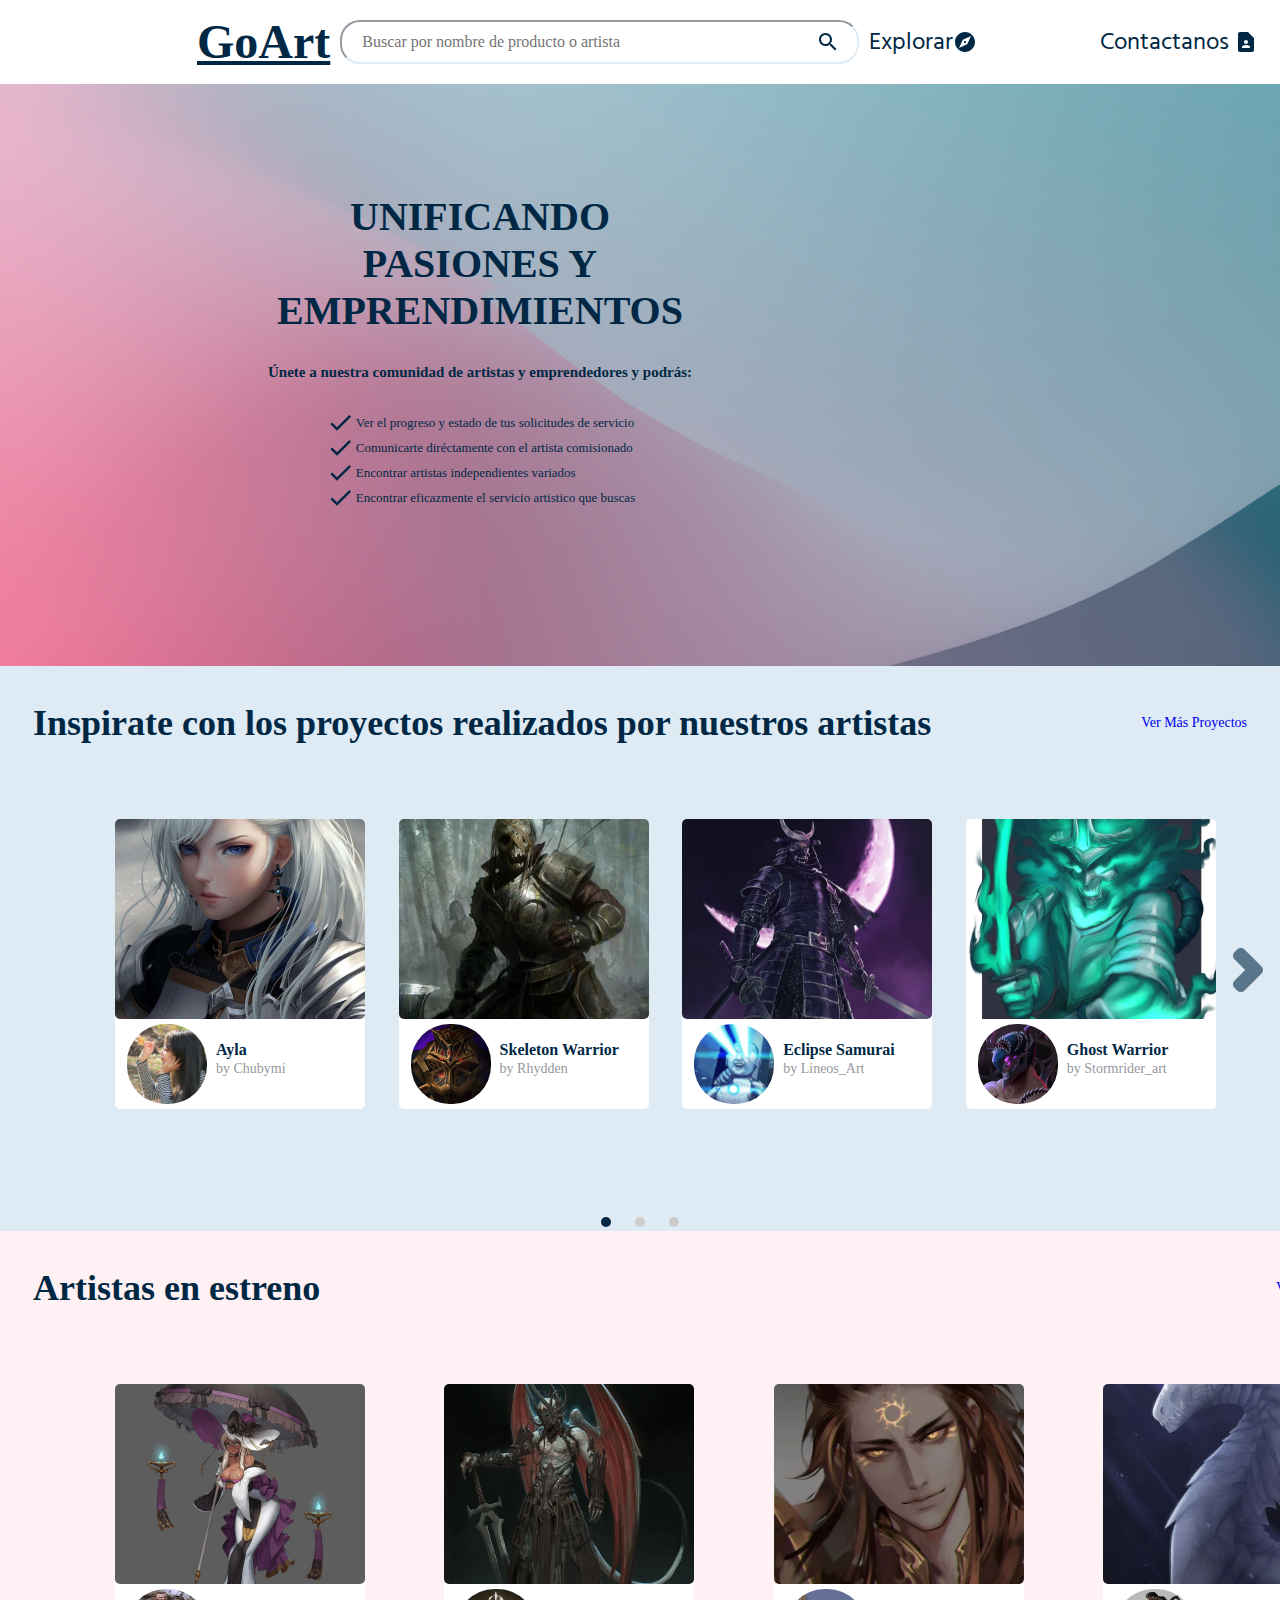
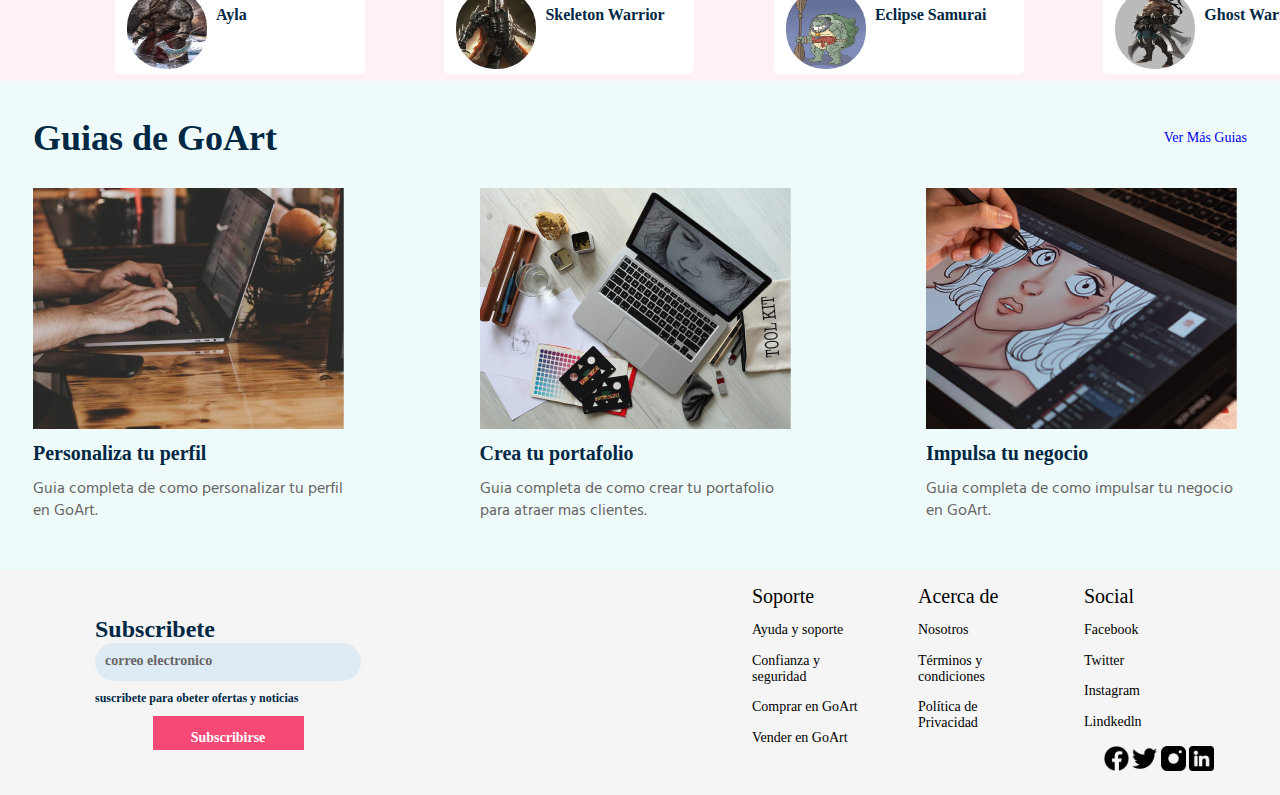
<file: landing_page/landing_page.html>
<!DOCTYPE html>
<html lang="en">
<head>
    <meta charset="UTF-8">
    <meta http-equiv="X-UA-Compatible" content="IE=edge">
    <meta name="viewport" content="width=device-width, initial-scale=1.0">
    <title>Document</title>
    <link rel="stylesheet" href="css/main.css">
    <link href="http://fonts.cdnfonts.com/css/kodchasan" rel="stylesheet">
    <link href='https://fonts.googleapis.com/css?family=Hind Madurai' rel='stylesheet'>
    <link href="http://fonts.cdnfonts.com/css/inder" rel="stylesheet">
                
</head>

<body>
    <label for="key-words"></label>
    <nav class="header-nav">
        <ul class="nav_content">
            <li id="nav_left">
                <a id="app-name" href="#">GoArt</a>
                <input id="search-input" type="text" name="key-words" placeholder="Buscar por nombre de producto o artista">
                <div >Explorar<img src="assets/img/explorar_icon.svg">
                </div>
            </li>
            <li>
                <div>
                    <a href="#">Contactanos</a>
                    <img style="padding-left: 9px;" src="assets/img/contactanos_icon.svg">
                </div>
            </li>
        </ul>
    </nav>
    <div class="section">
        <ul id="main-txt">
            <li class="text40"><center>UNIFICANDO PASIONES Y EMPRENDIMIENTOS</center></li>
            <li class="text15"><center>Únete a nuestra comunidad de artistas y emprendedores y podrás:</center></li>
            <li>
                <div>
                    <ul class="main-txt-lst">
                        <li><img src="assets/img/check_icon.svg">Ver el progreso y estado de tus solicitudes de servicio</li>
                        <li><img src="assets/img/check_icon.svg">Comunicarte diréctamente con el artista comisionado</li>
                        <li><img src="assets/img/check_icon.svg">Encontrar artistas independientes variados</li>
                        <li><img src="assets/img/check_icon.svg">Encontrar eficazmente el servicio artistico que buscas</li>
                    </ul>
                </div>
            </li>
        </ul>
    </div>
    <!--SLIDER PROYECTOS GOART-->
    <div id="slider" class="bk">
        <input type="radio" name="slider" id="slide1" checked>
        <input type="radio" name="slider" id="slide2">
        <input type="radio" name="slider" id="slide3">
        <div id="slides">
            <div id="guias-header">
                <ul>
                    <li><h2>Inspirate con los proyectos realizados por nuestros artistas</h2></li>
                    <li><a href="#">Ver Más Proyectos</a></li>
                </ul>
            </div>
            <div id="overflow">
                <div class="inner">
                    <div class="slide slide_1">
                        <div class="cards">
                            <div class="card">
                                <div class="card-image">
                                    <img src="assets/img/img1.jpg" alt="" class="card-img">
                                </div>
                                <div class="card-profile-img">
                                    <img src="assets/img/prof1.jpg" alt="" class="card-prof-img">
                                </div>
                                <div class="card-content">
                                    <a class="art-name">Ayla</a>
                                    <br>
                                    <a class="artits-name">by Chubymi</a>
                                </div>
                            </div>
                            <div class="card">
                                <div class="card-image">
                                    <img src="assets/img/img2.webp" alt="" class="card-img">
                                </div>
                                <div class="card-profile-img">
                                    <img src="assets/img/prof2.webp" alt="" class="card-prof-img">
                                </div>
                                <div class="card-content">
                                    <a class="art-name">Skeleton Warrior</a>
                                    <br>
                                    <a class="artits-name">by Rhydden</a>
                                </div>
                            </div>
                            <div class="card">
                                <div class="card-image">
                                    <img src="assets/img/img3.webp" alt="" class="card-img">
                                </div>
                                <div class="card-profile-img">
                                    <img src="assets/img/prof3.jpg" alt="" class="card-prof-img">
                                </div>
                                <div class="card-content">
                                    <a class="art-name">Eclipse Samurai</a>
                                    <br>
                                    <a class="artits-name">by Lineos_Art</a>
                                </div>
                            </div>
                            <div class="card">
                                <div class="card-image">
                                    <img src="assets/img/img4.webp" alt="" class="card-img">
                                </div>
                                <div class="card-profile-img">
                                    <img src="assets/img/prof4.jpg" alt="" class="card-prof-img">
                                </div>
                                <div class="card-content">
                                    <a class="art-name">Ghost Warrior</a>
                                    <br>
                                    <a class="artits-name">by Stormrider_art</a>
                                </div>
                            </div>
                        </div>
                    </div>
                    <div class="slide slide_2">
                        <div class="cards">
                            <div class="card">
                                <div class="card-image">
                                    <img src="assets/img/img5.webp" alt="" class="card-img">
                                </div>
                                <div class="card-profile-img">
                                    <img src="assets/img/prof5.webp" alt="" class="card-prof-img">
                                </div>
                                <div class="card-content">
                                    <a class="art-name">Callous King</a>
                                    <br>
                                    <a class="artits-name">by Silicon</a>
                                </div>
                            </div>
                            <div class="card">
                                <div class="card-image">
                                    <img src="assets/img/img6.webp" alt="" class="card-img">
                                </div>
                                <div class="card-profile-img">
                                    <img src="assets/img/prof6.webp" alt="" class="card-prof-img">
                                </div>
                                <div class="card-content">
                                    <a class="art-name">Goblin</a>
                                    <br>
                                    <a class="artits-name">by yodeller</a>
                                </div>
                            </div>
                            <div class="card">
                                <div class="card-image">
                                    <img src="assets/img/img7.webp" alt="" class="card-img">
                                </div>
                                <div class="card-profile-img">
                                    <img src="assets/img/prof7.webp" alt="" class="card-prof-img">
                                </div>
                                <div class="card-content">
                                    <a class="art-name">Amaris Kingvale</a>
                                    <br>
                                    <a class="artits-name">by Sodapoppin</a>
                                </div>
                            </div>
                            <div class="card">
                                <div class="card-image">
                                    <img src="assets/img/img8.webp" alt="" class="card-img">
                                </div>
                                <div class="card-profile-img">
                                    <img src="assets/img/prof8.webp" alt="" class="card-prof-img">
                                </div>
                                <div class="card-content">
                                    <a class="art-name">Cassius</a>
                                    <br>
                                    <a class="artits-name">by angor</a>
                                </div>
                            </div>
                        </div>
                    </div>
                    <div class="slide slide_3">
                        <div class="cards">
                            <div class="card">
                                <div class="card-image">
                                    <img src="assets/img/img9.webp" alt="" class="card-img">
                                </div>
                                <div class="card-profile-img">
                                    <img src="assets/img/prof9.jpg" alt="" class="card-prof-img">
                                </div>
                                <div class="card-content">
                                    <a class="art-name">Babylon</a>
                                    <br>
                                    <a class="artits-name">by JohnSilvaArt</a>
                                </div>
                            </div>
                            <div class="card">
                                <div class="card-image">
                                    <img src="assets/img/img10.webp" alt="" class="card-img">
                                </div>
                                <div class="card-profile-img">
                                    <img src="assets/img/prof10.webp" alt="" class="card-prof-img">
                                </div>
                                <div class="card-content">
                                    <a class="art-name">Errant Raverly</a>
                                    <br>
                                    <a class="artits-name">by Sony</a>
                                </div>
                            </div>
                            <div class="card">
                                <div class="card-image">
                                    <img src="assets/img/img11.webp" alt="" class="card-img">
                                </div>
                                <div class="card-profile-img">
                                    <img src="assets/img/prof11.webp" alt="" class="card-prof-img">
                                </div>
                                <div class="card-content">
                                    <a class="art-name">Verp</a>
                                    <br>
                                    <a class="artits-name">by Mariah_art</a>
                                </div>
                            </div>
                            <div class="card">
                                <div class="card-image">
                                    <img src="assets/img/img12.webp" alt="" class="card-img">
                                </div>
                                <div class="card-profile-img">
                                    <img src="assets/img/prof12.jpg" alt="" class="card-prof-img">
                                </div>
                                <div class="card-content">
                                    <a class="art-name">Hateful Dead</a>
                                    <br>
                                    <a class="artits-name">by Tombag_</a>
                                </div>
                            </div>
                        </div>
                    </div>
                </div>
            </div>
        </div>
        <div id="controls">
            <label for="slide1"></label>
            <label for="slide2"></label>
            <label for="slide3"></label>
        </div>
        <div id="bullets">
            <label for="slide1"></label>
            <label for="slide2"></label>
            <label for="slide3"></label>
        </div>
    </div>
   <!--ARTISTAS ESTRENO GOART-->
    
   <div class="artistas">
    <div id="guias-header">
        <ul>
            <li><h2>Artistas en estreno</h2></li>
            <li><a href="#">Ver Más Artistas nuevo</a></li>
        </ul>
    </div>
<div class="cards">
    <div class="card">
        <div class="card-image">
            <img src="assets/img/1.jpeg" alt="" class="card-img">
        </div>
        <div class="card-profile-img">
            <img src="assets/img/2.jpeg" alt="" class="card-prof-img">
        </div>
        <div class="card-content">
            <a class="art-name">Ayla</a>
        </div>
    </div>
    <div class="card">
        <div class="card-image">
            <img src="assets/img/3.jpeg" alt="" class="card-img">
        </div>
        <div class="card-profile-img">
            <img src="assets/img/4.jpeg" alt="" class="card-prof-img">
        </div>
        <div class="card-content">
            <a class="art-name">Skeleton Warrior</a>
        </div>
    </div>
    <div class="card">
        <div class="card-image">
            <img src="assets/img/5.jpeg" alt="" class="card-img">
        </div>
        <div class="card-profile-img">
            <img src="assets/img/6.jpg" alt="" class="card-prof-img">
        </div>
        <div class="card-content">
            <a class="art-name">Eclipse Samurai</a>
        </div>
    </div>
    <div class="card">
        <div class="card-image">
            <img src="assets/img/7.jpg" alt="" class="card-img">
        </div>
        <div class="card-profile-img">
            <img src="assets/img/8.jpg" alt="" class="card-prof-img">
        </div>
        <div class="card-content">
            <a class="art-name">Ghost Warrior</a>
        </div>
    </div>
</div>
</div>
<!--FIN ARTISTAS ESTRENO GOART-->
    
    <!--FIN ARTISTAS ESTRENO GOART-->
    <div id="section-guias">
        <div id="guias-header">
            <ul>
                <li><h2>Guias de GoArt</h2></li>
                <li><a href="#">Ver Más Guias</a></li>
            </ul>
        </div>
        <ul id="guias-lst">
            <li>
                <a href="#">
                    <img src="assets/img/guia_personalizar_perfil.png">
                    <h2>Personaliza tu perfil</h2>
                </a>
                <p>Guia completa de como personalizar tu perfil en GoArt.</p>
            </li>
            <li>
                <a href="#">
                    <img src="assets/img/guia_crear_portafolio.png">
                    <h2>Crea tu portafolio</h2>
                </a>    
                <p>Guia completa de como crear tu portafolio para atraer mas clientes.</p>
            </li>
            <li>
                <a href="#">
                    <img src="assets/img/guia_impulsar negocio.png">
                    <h2>Impulsa tu negocio</h2>
                </a>    
                <p>Guia completa de como impulsar tu negocio en GoArt.</p>
            </li>
        </ul>
    </div>
    
    <footer>
        <ul class="subcribe">
            <li style="font-size: 24px;">Subscribete</li>
            <div id="correo-suscribete-input">
                <li style="padding-left: 10px;">correo electronico</li>
            </div>
            <li style="font-size: 12px;">suscribete para obeter ofertas y noticias</li>
            <li></li>
            <div id="button-suscribirse">
                <li>Subscribirse</li>
            </div>
        </ul>
        <ul class="foot">
            <li>
                <ul class="soporte">
                    <li style= "font-size: 20px;"><th>Soporte</th></li>
                    <li><a href="#">Ayuda y soporte</a></li>
                    <li><a href="#">Confianza y seguridad</a></li>
                    <li><a href="#">Comprar en GoArt</a></li>
                    <li><a href="#">Vender en GoArt</a></li>
                </ul>
            </li>
    
            <li>
                <ul class="acerca">
                    <li style= "font-size: 20px;"><th>Acerca de</th></li>
                    <li><a href="#">Nosotros</a></li>
                    <li><a href="#">Términos y condiciones</a></li>
                    <li><a href="#">Política de Privacidad</a></li>
                </ul>
            </li>
            
            <li>
                <ul class="social">
                    <li style= "font-size: 20px;"><th>Social</th></li>
                    <li><a href="#">Facebook</a></li>
                    <li><a href="#">Twitter</a></li>
                    <li><a href="#">Instagram</a></li>
                    <li><a href="#">Lindkedln</a></li>
                </ul>
            </li>
        </ul>

        <ul class="image">
            <li><img src="assets/img/facebook.png">
                <img src="assets/img/twitter.png">
                <img src="assets/img/instagram.png">
                <img src="assets/img/linkedin.png">
            </li>
        </ul>
    </footer>

</body>
</html>
</file>
<file: landing_page/css/main.css>
* {
    margin: 0px;
}
body{
    font-family: "Kodchasan";
    color: #002845;
}

/*HEADER*/
.header-nav {
    background-color: #FFFFFF;
    height: 84px;
    width: 100%;
    display: flex;
    flex-direction: row;
    align-items: center;
}
    .nav_content {
        width: 100%;
        list-style: none;
        padding: 0px 28px;
        display: flex;
        align-items: center;
        justify-content: space-between;
        color: #002845;
        font-family: "Hind Madurai";
        font-size: 24px;
    }
        .nav_content a{
            text-decoration: none;
            font-family: inherit; 
            color:inherit;
        }
            .nav_content a:hover {
                color: #F64975
            }
#nav_left {
    display: flex;
    padding-left: 169px;
    padding-right: 10%;
    align-items: center;
    justify-content: flex-start;
}
#app-name {
    font-size:48px;
    font-family: Kodchasan;
    font-weight: bold;
    line-height: 62px;
    text-decoration-line: underline;
}
#search-txtbox li:not(:last-child) {
    margin-right: 12px;
}
#search-input {
    border-radius: 20px;
    height: 38px;
    background-color: #DEEAF4;
    border-color: #DEEAF4;
    appearance: none;    
    background: url("../assets/img/search_icon.svg") no-repeat scroll;
    background-position: center right;
    padding-left:30px;
    background-origin: content-box, padding-box;
}
#search-input[type=text] {
    font-family: "Kodchasan";
    font-size: 16px;
    color: #686565;
    width: 519px;
    padding: 20px;
    margin: 10px;
    box-sizing: border-box;
}
.nav_content div{
    display: flex;
    justify-content: flex-start;
}
/*HEADER END*/

/*MAIN SECTION*/
.section {
    width: 100%;
    max-width: 1440px;
    height: 582px;
    background-image: url("../assets/img/Background.png");
}
#main-txt {
    position: relative;
    left: 227px;
    top: 109px;
    width: 426px;
    height: 317px;
    display: flex;
    flex-direction: column;
    justify-content: space-between;
    align-items: center;
    list-style: none;
}
.text40 {
    font-size: 40px;
    font-weight: bold;
    width: 100%;
}
.text15 {
    font-size: 15px;
    font-weight: bold;
    width: 100%;
}
.main-txt-lst {
    font-size:13px;
    padding: 0;
    list-style-type: none;
}
.main-txt-lst li{
    display: flex;
    align-items: center;
}
    .main-txt-lst img {
        width: 21px;
        height: 19px;
        padding: 3px 5px; 
    }
/*MAIN SECTION END*/

/*GUIAS SECTION*/
#section-guias {
    background: #EFFBFB;
    width: 100%;
    max-width: 1440px;
    height: 489px;
}
#section-guias a:hover {
    color: #F64975
}
#guias-header {
    width: 100%;
    padding-top: 36px;
    padding-bottom: 29px;
}
    #guias-header ul {
        list-style-type: none;
        padding: 0;
        display: flex;
        align-items: center;
        justify-content: space-between;
    }
    #guias-header li {
        font-size: 24px;
        padding: 0 33px;
    }
    #guias-header a {
        display: flex;
        align-items: center;
        text-decoration: none;
        font-size: 14px;
    }

#guias-lst {
    display: flex;
    justify-content: space-between;
    list-style-type: none;
    padding: 0 33px;
}
    #guias-lst a {
        text-decoration: none;
        color:inherit;
    }
    #guias-lst li {
        width: 321px;
        display: flex;
        flex-direction: column;
        align-items: flex-start;
    }
        #guias-lst img {
            align-self: center;
            width: 100%;
            height: auto;
        }
        #guias-lst h2 {
            padding-top: 9px;
            font-size: 20px;
        }
        #guias-lst li p {
            font-family: Hind Madurai;
            padding-top: 12px;
            font-size: 16px;
            width: 100%;
            color: #686565;
        }

/*GUIAS SECTION end*/

/*footer*/
footer {
    background-color: #F5F5F5;
    color: #000000;
    position: relative;
    font-size: 14px;
}

.subcribe {
    font-family: Kodchasan;
    color: #002845;
    font-weight: bold;
    list-style: none;
    position: absolute;
    display: flex;
    flex-direction: column;
    justify-content: flex-start;
    width: 266px;
    height: 149px;
    left: 55px;
    top: 36px;
}

.subcribe li {
    padding-top: 10px;
}

.foot {
    padding-right: 50px;
    font-family: Inder;
    list-style: none;
    display: flex;
    justify-content: flex-end;
}

.foot ul {
    width: 116px;
    padding-left: 20px;
    padding-right: 30px;
    display: flex;
    flex-direction: column;
    list-style: none;
}

.foot a {
    text-decoration: none;
    color: #000000;
    font-family: "Inder";
}

.foot ul li {
    padding-top: 14.5px;
}

#button-suscribirse {
    width: 151px;
    height: 34px;
    background: #F64975;
    color: #FFFFFF;
    display:flex;
    align-items: center;
    justify-content: center;
    align-self: center;
}
#correo-suscribete-input {
    width: 266px;
    height: 38px;
    background: #DEEAF4;
    color: #686565;
    border-radius: 20px;
}
.image {
    display: flex;
    justify-content: flex-end;
    padding-right: 66px;
    padding-bottom: 20px;
    list-style: none;
}
.image img {
    height: 25px;
    width: auto;
}

/*card css*/
.card{
    position: relative;
    width: 250px;
    height: 290px;
    background-color: #fff;
    border-radius: 5px;
    top: 96px;
}
.card-image{
    position:absolute;
    height: 200px;
    width: 250px;
    border-radius: 5px;
}

.card-image .card-img{
    height: 100%;
    width: 100%;
    object-fit:cover;
    border-radius: 5px;

}
.card-profile-img {
    position: absolute;
    width: 80px;
    height: 80px;
    top:205px;
    left: 12px;
    border-radius: 38.2609px;
}
.card-profile-img{
    width: 80px;
    height: 80px;
}
.card-profile-img .card-prof-img{
    position: absolute;
    height: 100%;
    width: 100%;
    border-radius: 38.2609px;
}
.card-content{
    position: absolute;
    width: 149px;
    height: 47px;
    left: 101px;
    top: 222px;
    font-family: 'Kodchasan';
    
}
.card-content .art-name{
    font-size: 16px;
    font-weight: bold;
    color: #002845;
    line-height: 0;
    margin: 0;
    padding: 0px;
    
}
.card-content .artits-name{
    font-size: 14px;
    font-weight: 400;
    color: #95979d;
    padding-top: 0;
    margin: 0;
    line-height: 0;
}
/*end card css*/

/*slider*/
.cards{
    display: flex;
    justify-content: space-between;
    width: 86%;
    height: 100%;
    margin: -86px 115px;
    padding-top: 36px;
}

#slider {
    margin: 0;
    width: 1440px;
    max-width: 100%;
    
 }
 #slider input[type=radio] {
    display: none;
 }
 #slider label {
    cursor:pointer;
    text-decoration: none;
 }
 #slides {
    padding: 0;
    background: #DEEAF4;
    position: relative;
   
 }
 #overflow {
    width: 100%;
    overflow: hidden;
 }
 #slide1:checked ~ #slides .inner {
    margin-left: 0;
 }
 #slide2:checked ~ #slides .inner {
    margin-left: -100%;
 }
 #slide3:checked ~ #slides .inner {
    margin-left: -200%;
 }
 #slides .inner {
    transition: margin-left 800ms cubic-bezier(0.770, 0.000, 0.175, 1.000);
    width: 400%;
    height: 440px;
 }
 #slides .slide {
    width: 25%;
    float:left;
   
    height: 100%;
 }
 #slides .slide_1 {
    background: #DEEAF4;
 }
 #slides .slide_2 {
    background: #DEEAF4;
 }
 #slides .slide_3 {
    background: #DEEAF4;
 }
 #controls {
    margin: -200px 0 0 0;
    width: 100%;
    height: 50px;
    z-index: 3;
    position: relative;
 }
 #controls label {
    transition: opacity 0.2s ease-out;
    display: none;
    width: 64px;
    height: 64px;
    opacity: .6;
 }
 #controls label:hover {
    opacity: 1;
 }
 #slide1:checked ~ #controls label:nth-child(2),
 #slide2:checked ~ #controls label:nth-child(3),
 #slide3:checked ~ #controls label:nth-child(1) {
    background: url("../assets/img/next.png") no-repeat;
    float:right;
    margin: -75px 0 0 0;
    display: block;
 }
 #slide1:checked ~ #controls label:nth-last-child(4),
 #slide2:checked ~ #controls label:nth-last-child(3),
 #slide3:checked ~ #controls label:nth-last-child(2) {
    background: url("../assets/img/previous.png") no-repeat;
    float:left;
    margin: -75px 0 0 0;
    display: block;
 }
 #bullets {
    text-align: center;
    margin: 150px 0 0;
 }
 #bullets label {
    display: inline-block;
    width: 10px;
    height: 10px;
    border-radius:100%;
    background: #ccc;
    margin: 0 10px;
 }
 #slide1:checked ~ #bullets label:nth-child(1),
 #slide2:checked ~ #bullets label:nth-child(2),
 #slide3:checked ~ #bullets label:nth-child(3) {
    background: #002845;
 }
 
 .subtitulo{
    width: 100%;
 }

 .bk{
    background: #DEEAF4;
 }
/*end slider*/
/*Artistas estreno*/
.artistas{ 
    width: 1440px;
height: 450px;
background: #FFF1F4;
margin-bottom: 0;
}
/*Fin artistas estreno*/
</file>
